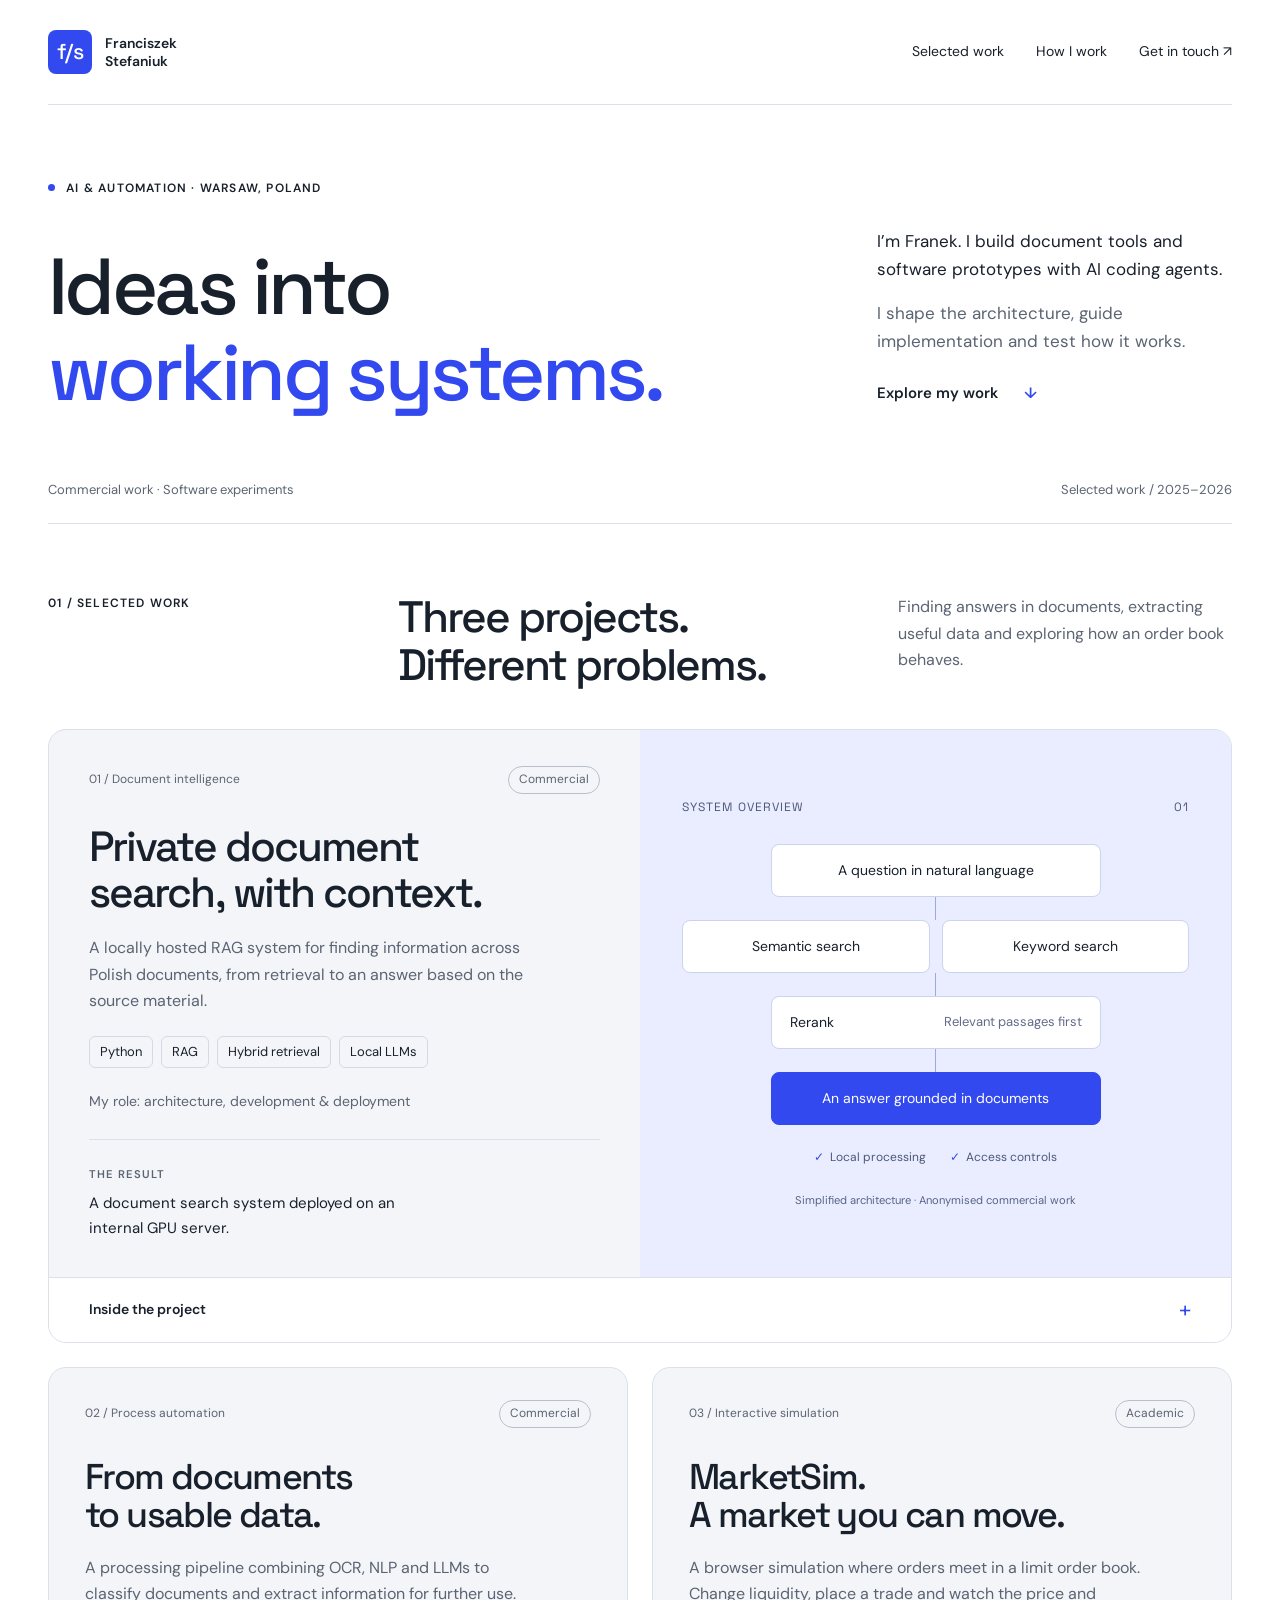
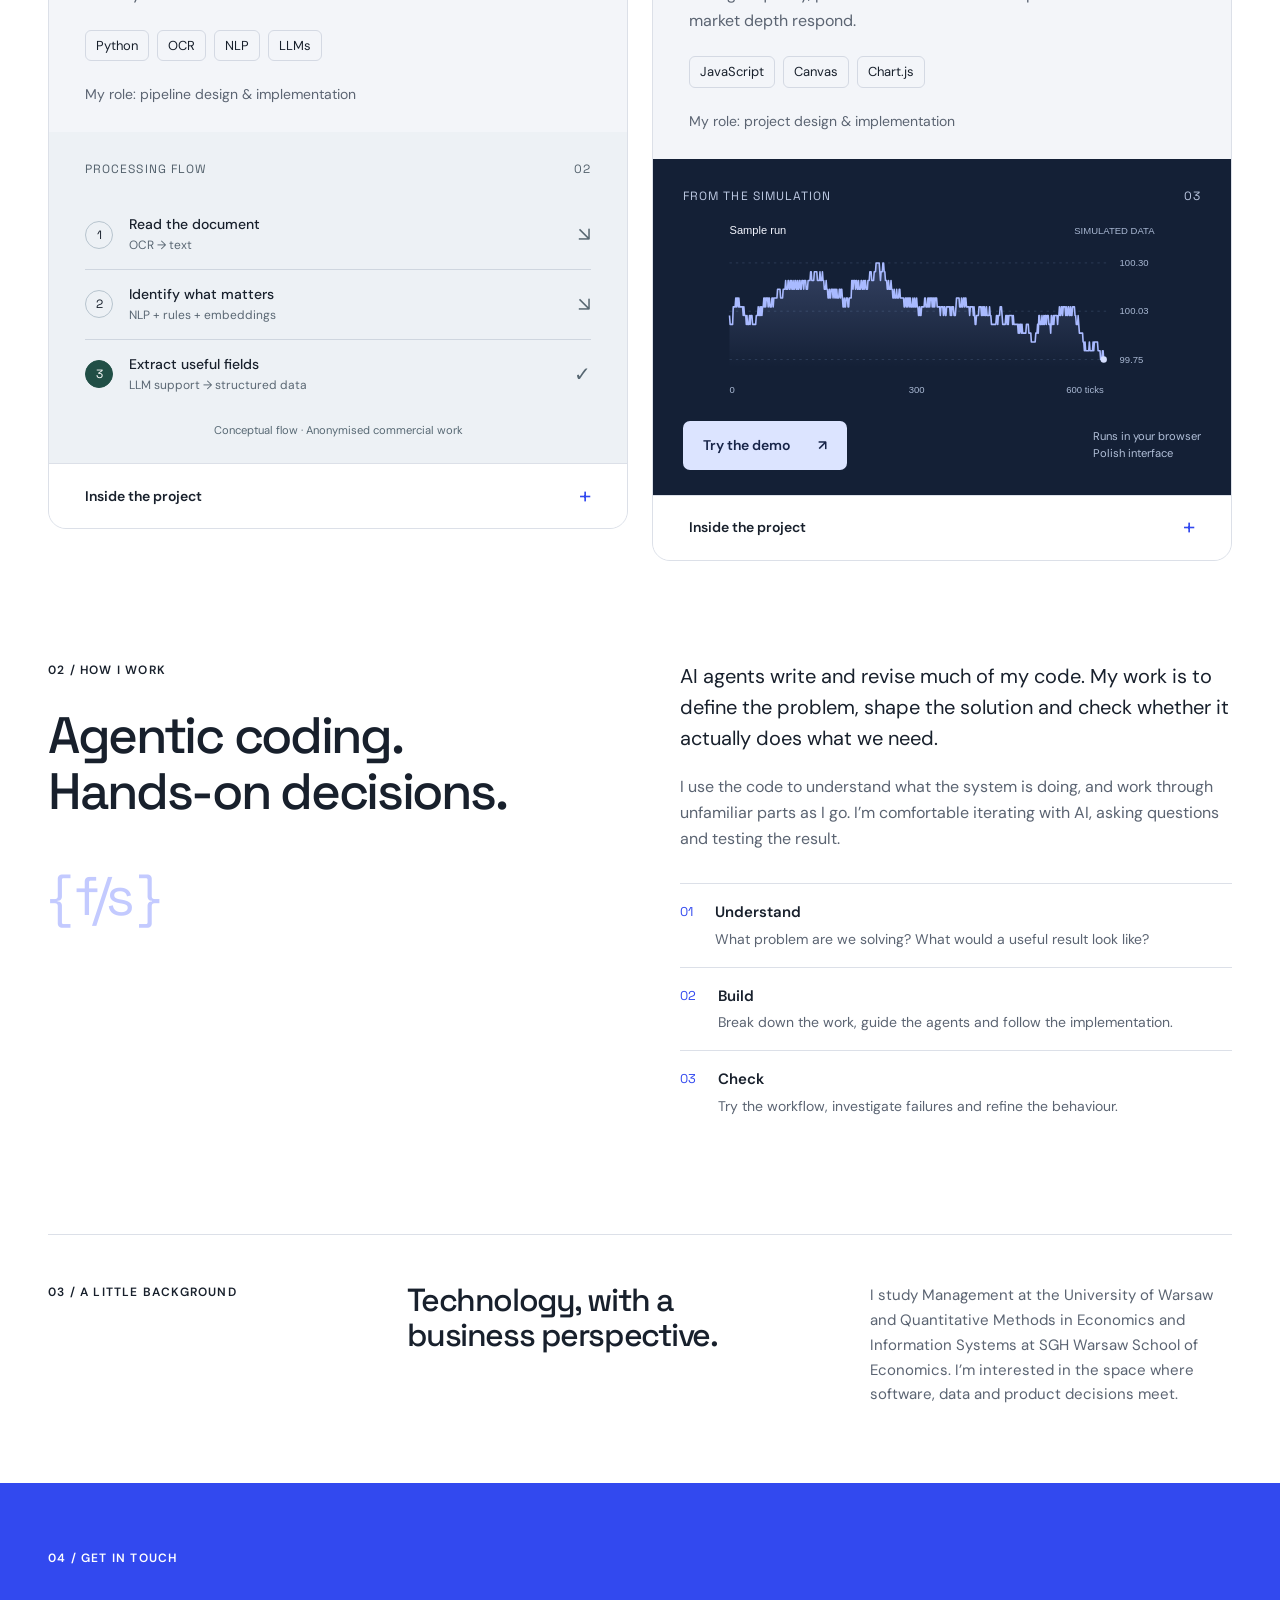
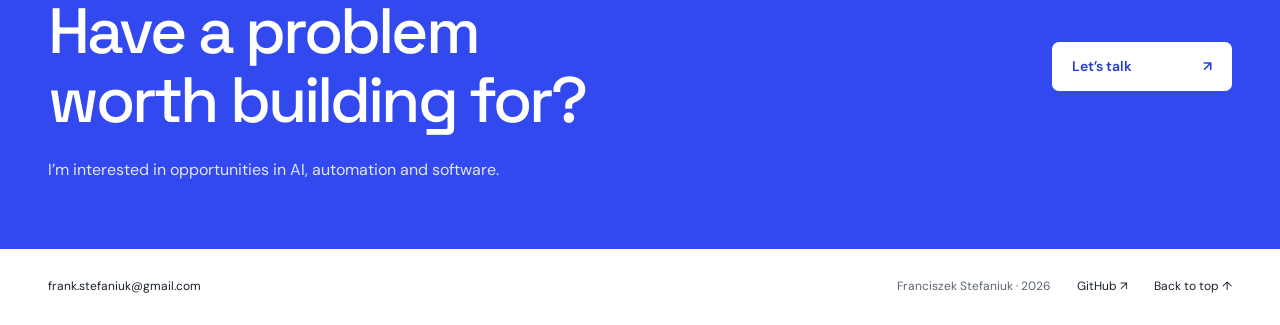
<file: index.html>
<!doctype html>
<html lang="en">
<head>
<meta charset="utf-8">
<meta name="viewport" content="width=device-width, initial-scale=1">
<meta name="description" content="Franciszek Stefaniuk builds AI document tools, automation and software prototypes. Explore selected commercial work and an interactive market simulation.">
<meta name="theme-color" content="#3249ef">
<meta property="og:type" content="website">
<meta property="og:title" content="Franciszek Stefaniuk | Selected work">
<meta property="og:description" content="Document intelligence, automation and software experiments. Built with AI agents and hands-on decisions.">
<title>Franciszek Stefaniuk | Selected work</title>
<link rel="icon" type="image/svg+xml" href="data:image/svg+xml,%3Csvg xmlns='http://www.w3.org/2000/svg' viewBox='0 0 32 32'%3E%3Crect width='32' height='32' rx='6' fill='%233249ef'/%3E%3Cpath d='M10 24V8h13v4h-9v3h7v4h-7v5z' fill='white'/%3E%3C/svg%3E">
<link rel="stylesheet" href="styles.css">
</head>
<body>
<a class="skip-link" href="#work">Skip to projects</a>
<header class="site-header wrap">
  <a class="brand" href="#top" aria-label="Franciszek Stefaniuk, home"><span class="brand-mark">f/s</span><span>Franciszek<br>Stefaniuk</span></a>
  <nav aria-label="Main navigation"><a href="#work">Selected work</a><a href="#approach">How I work</a><a href="#contact">Get in touch <span aria-hidden="true">↗</span></a></nav>
</header>
<main id="top">
  <section class="hero wrap" aria-labelledby="hero-title">
    <p class="eyebrow"><span class="blue-dot" aria-hidden="true"></span> AI & automation · Warsaw, Poland</p>
    <div class="hero-grid"><h1 id="hero-title">Ideas into<br><span>working systems.</span></h1><div class="hero-intro"><p>I’m Franek. I build document tools and software prototypes with AI coding agents.</p><p>I shape the architecture, guide implementation and test how it works.</p><a class="text-link" href="#work">Explore my work <span aria-hidden="true">↓</span></a></div></div>
    <div class="hero-bottom"><span>Commercial work · Software experiments</span><span>Selected work / 2025–2026</span></div>
  </section>
  <section class="work wrap" id="work" aria-labelledby="work-title">
    <div class="section-heading"><p class="eyebrow">01 / Selected work</p><h2 id="work-title">Three projects.<br>Different problems.</h2><p>Finding answers in documents, extracting useful data and exploring how an order book behaves.</p></div>
    <article class="project featured" id="document-search">
      <div class="project-copy">
        <div class="project-meta"><span>01 / Document intelligence</span><span class="tag">Commercial</span></div>
        <h3>Private document<br>search, with context.</h3>
        <p>A locally hosted RAG system for finding information across Polish documents, from retrieval to an answer based on the source material.</p>
        <div class="tech-list" aria-label="Technologies"><span>Python</span><span>RAG</span><span>Hybrid retrieval</span><span>Local LLMs</span></div>
        <p class="role-line">My role: architecture, development & deployment</p>
        <div class="project-outcome"><span class="outcome-label">The result</span><p>A document search system deployed on an internal GPU server.</p></div>
      </div>
      <div class="project-visual rag-visual" aria-label="Simplified retrieval architecture">
        <div class="visual-label">System overview <span>01</span></div>
        <div class="flow-node">A question in natural language</div><div class="flow-connector" aria-hidden="true"></div>
        <div class="flow-branches"><div class="flow-node">Semantic search</div><div class="flow-node">Keyword search</div></div><div class="flow-connector" aria-hidden="true"></div>
        <div class="flow-node rank-node"><span>Rerank</span><span>Relevant passages first</span></div><div class="flow-connector" aria-hidden="true"></div>
        <div class="flow-node answer-node">An answer grounded in documents</div>
        <div class="system-footnote"><span>Local processing</span><span>Access controls</span></div>
        <p class="visual-caption">Simplified architecture · Anonymised commercial work</p>
      </div>
      <details class="case-notes" id="rag-notes">
        <summary><span>Inside the project</span><span class="expand-icon" aria-hidden="true">+</span></summary>
        <div class="notes-grid">
          <div><h4>The problem</h4><p>Useful information was spread across Polish documents. The system needed to retrieve relevant passages and support questions about them while keeping processing within the organisation’s infrastructure.</p></div>
          <div><h4>What I worked on</h4><ul><li>Designed the architecture and developed the local RAG workflow.</li><li>Combined semantic and keyword retrieval with a reranking stage.</li><li>Worked on query routing, access permissions, authentication and audit logging.</li><li>Deployed the system on a GPU server and checked retrieval and answer behaviour.</li></ul></div>
          <div><h4>A key design decision</h4><p>Semantic search helps with meaning; keyword search helps with exact terms. Combining them, then reranking the results, gives the answer generation stage a more focused set of passages.</p></div>
          <div><h4>Project context</h4><p>Commercial implementation, 2025–2026. This overview describes my contribution at a high level. Client documents, source code and internal configuration are private.</p></div>
        </div>
      </details>
    </article>
    <div class="project-pair">
      <article class="project compact" id="document-processing">
        <div class="project-copy">
          <div class="project-meta"><span>02 / Process automation</span><span class="tag">Commercial</span></div>
          <h3>From documents<br>to usable data.</h3>
          <p>A processing pipeline combining OCR, NLP and LLMs to classify documents and extract information for further use.</p>
          <div class="tech-list" aria-label="Technologies"><span>Python</span><span>OCR</span><span>NLP</span><span>LLMs</span></div>
          <p class="role-line">My role: pipeline design & implementation</p>
        </div>
        <div class="ocr-visual" role="img" aria-label="Document processing: read documents with OCR, identify relevant content using NLP and rules, and extract structured fields with LLM support.">
          <div class="visual-label">Processing flow <span>02</span></div>
          <div class="processing-step"><span class="step-number">1</span><div><strong>Read the document</strong><span>OCR → text</span></div><span class="step-mark" aria-hidden="true">↘</span></div>
          <div class="processing-step"><span class="step-number">2</span><div><strong>Identify what matters</strong><span>NLP + rules + embeddings</span></div><span class="step-mark" aria-hidden="true">↘</span></div>
          <div class="processing-step final-step"><span class="step-number">3</span><div><strong>Extract useful fields</strong><span>LLM support → structured data</span></div><span class="step-mark" aria-hidden="true">✓</span></div>
          <p class="visual-caption">Conceptual flow · Anonymised commercial work</p>
        </div>
        <details class="case-notes">
          <summary><span>Inside the project</span><span class="expand-icon" aria-hidden="true">+</span></summary>
          <div class="notes-stack"><h4>The problem</h4><p>Documents arrive in different formats and layouts. The useful content needs to be recognised, classified and turned into fields that other parts of a workflow can use.</p><h4>What I worked on</h4><ul><li>Designed and implemented parts of the OCR, NLP and LLM processing flow.</li><li>Worked on classification and extraction using regular expressions, embeddings and language models.</li><li>Developed comparison logic and tested chatbot behaviour.</li><li>Collaborated with an architect, project manager and other developers.</li></ul><h4>A key design decision</h4><p>Different extraction problems call for different tools. The pipeline combined explicit rules for predictable patterns with NLP and LLM support for less regular text.</p><p class="context-note">Commercial team project, 2025. Client details and implementation materials are confidential.</p></div>
        </details>
      </article>
      <article class="project compact" id="market-sim">
        <div class="project-copy">
          <div class="project-meta"><span>03 / Interactive simulation</span><span class="tag">Academic</span></div>
          <h3>MarketSim.<br>A market you can move.</h3>
          <p>A browser simulation where orders meet in a limit order book. Change liquidity, place a trade and watch the price and market depth respond.</p>
          <div class="tech-list" aria-label="Technologies"><span>JavaScript</span><span>Canvas</span><span>Chart.js</span></div>
          <p class="role-line">My role: project design & implementation</p>
        </div>
        <div class="market-visual"><div class="visual-label">From the simulation <span>03</span></div><img src="assets/market-preview.svg" alt="Price movement from a reproducible sample run of the MarketSim engine over 600 simulation ticks." width="560" height="240" loading="lazy"><div class="market-actions"><a class="button button-light" href="demos/market-sim/market_simulation.html">Try the demo <span aria-hidden="true">↗</span></a><span>Runs in your browser<br>Polish interface</span></div></div>
        <details class="case-notes">
          <summary><span>Inside the project</span><span class="expand-icon" aria-hidden="true">+</span></summary>
          <div class="notes-stack"><h4>The idea</h4><p>Make market microstructure tangible. The simulation processes orders from different agents and builds the price history from trades.</p><h4>What the project includes</h4><ul><li>A limit order book and matching engine with market and limit orders.</li><li>A market maker, noise traders, trend followers and large orders.</li><li>Price charts, market depth and a liquidity heatmap.</li><li>Controls for liquidity, simulation speed and user orders.</li></ul><h4>How it is built</h4><p>The JavaScript is split into order book, matching, agent, simulation and rendering modules. The demo runs directly in the browser without a build step. Agent behaviour includes randomness; this is an educational model.</p><p class="context-note">Academic programming project. The live demo uses the public project code with portfolio navigation and responsive layout adjustments.</p><a class="text-link" href="https://github.com/theFishy-1/MarketSim" target="_blank" rel="noopener noreferrer">View source on GitHub <span aria-hidden="true">↗</span></a></div>
        </details>
      </article>
    </div>
  </section>
  <section class="approach wrap" id="approach" aria-labelledby="approach-title">
    <div class="approach-title"><p class="eyebrow">02 / How I work</p><h2 id="approach-title">Agentic coding.<br>Hands-on decisions.</h2><span class="approach-symbol" aria-hidden="true">{ f/s }</span></div>
    <div class="approach-copy"><p class="lead">AI agents write and revise much of my code. My work is to define the problem, shape the solution and check whether it actually does what we need.</p><p>I use the code to understand what the system is doing, and work through unfamiliar parts as I go. I’m comfortable iterating with AI, asking questions and testing the result.</p><div class="working-steps"><div><span>01</span><p><strong>Understand</strong>What problem are we solving? What would a useful result look like?</p></div><div><span>02</span><p><strong>Build</strong>Break down the work, guide the agents and follow the implementation.</p></div><div><span>03</span><p><strong>Check</strong>Try the workflow, investigate failures and refine the behaviour.</p></div></div></div>
  </section>
  <section class="background wrap" aria-labelledby="background-title"><p class="eyebrow">03 / A little background</p><div><h2 id="background-title">Technology, with a<br>business perspective.</h2><p>I study Management at the University of Warsaw and Quantitative Methods in Economics and Information Systems at SGH Warsaw School of Economics. I’m interested in the space where software, data and product decisions meet.</p></div></section>
  <section class="contact" id="contact" aria-labelledby="contact-title"><div class="wrap contact-inner"><div><p class="eyebrow">04 / Get in touch</p><h2 id="contact-title">Have a problem<br>worth building for?</h2><p>I’m interested in opportunities in AI, automation and software.</p></div><a class="button button-white" href="mailto:frank.stefaniuk@gmail.com">Let’s talk <span aria-hidden="true">↗</span></a></div></section>
</main>
<footer class="wrap"><a href="mailto:frank.stefaniuk@gmail.com">frank.stefaniuk@gmail.com</a><div><span>Franciszek Stefaniuk · 2026</span><a href="https://github.com/theFishy-1" target="_blank" rel="noopener noreferrer">GitHub <span aria-hidden="true">↗</span></a><a href="#top">Back to top <span aria-hidden="true">↑</span></a></div></footer>
</body>
</html>
</file>
<file: styles.css>
@import url('https://fonts.googleapis.com/css2?family=DM+Sans:wght@400;500;600;700&family=Space+Grotesk:wght@400;500;600;700&display=swap');
:root{color-scheme:light;--ink:#18202c;--muted:#5b6472;--blue:#3249ef;--line:#dce0e8;--paper:#fff;--soft:#f3f5f9;--radius:18px}
*{box-sizing:border-box}html{scroll-behavior:smooth;scroll-padding-top:2rem}body{margin:0;background:var(--paper);color:var(--ink);font-family:'DM Sans',Arial,sans-serif;font-size:1rem;line-height:1.65;-webkit-font-smoothing:antialiased}a{color:inherit;text-decoration:none}button{font:inherit}a:focus-visible,button:focus-visible,summary:focus-visible{outline:3px solid var(--blue);outline-offset:5px}::selection{background:#dfe4ff;color:#18202c}.wrap{width:min(1280px,calc(100% - 96px));margin-inline:auto}.skip-link{position:absolute;top:-100px;left:16px;background:white;padding:12px;z-index:20}.skip-link:focus{top:16px}
.site-header{display:flex;align-items:center;justify-content:space-between;gap:2rem;padding-block:30px;border-bottom:1px solid var(--line)}.brand{display:flex;align-items:center;gap:13px;font-size:.875rem;font-weight:600;line-height:1.3}.brand-mark{font-family:'Space Grotesk',sans-serif;background:var(--blue);color:white;border-radius:8px;display:grid;place-items:center;width:44px;height:44px;font-size:1.35rem;font-weight:500}nav{display:flex;gap:32px;font-size:.875rem}nav a{padding-block:10px}nav a:hover,footer a:hover{color:var(--blue)}
.hero{padding-top:74px}.eyebrow{text-transform:uppercase;font-size:.75rem;letter-spacing:.1em;font-weight:600;margin:0 0 28px}.blue-dot{display:inline-block;width:7px;height:7px;background:var(--blue);border-radius:50%;margin-right:7px;vertical-align:1px}.hero-grid{display:grid;grid-template-columns:1.6fr 1fr;gap:3rem;align-items:end}h1,h2,h3{font-family:'Space Grotesk',Arial,sans-serif;font-weight:500;line-height:1.08;letter-spacing:-.045em}h1{font-size:clamp(3rem,6.2vw,6rem);margin:0}h1 span{color:var(--blue)}.hero-intro{max-width:355px;justify-self:end}.hero-intro p{margin:0 0 16px;font-size:1.0625rem}.hero-intro p+p{color:var(--muted)}.text-link{display:inline-flex;gap:26px;align-items:center;font-weight:600;font-size:.9375rem;padding:10px 0}.text-link span{color:var(--blue);transition:transform .18s ease}.text-link:hover{color:var(--blue)}.text-link:hover span{transform:translate(2px,-2px)}.hero-bottom{display:flex;justify-content:space-between;gap:20px;border-bottom:1px solid var(--line);padding:47px 0 23px;margin-top:16px;color:var(--muted);font-size:.8125rem}
.work{padding-top:70px}.section-heading{display:grid;grid-template-columns:.95fr 1.4fr 1fr;gap:32px;align-items:start;margin-bottom:40px}.section-heading h2{font-size:2.75rem;margin:0}.section-heading>p:last-child{color:var(--muted);margin:0}.project{border-radius:var(--radius);overflow:hidden;border:1px solid var(--line);background:var(--soft);min-width:0}.featured{display:grid;grid-template-columns:1fr 1fr}.project-copy{padding:36px 40px}.project-meta{display:flex;justify-content:space-between;align-items:center;gap:12px;font-size:.75rem;color:var(--muted)}.tag{border:1px solid #b8c0cc;border-radius:30px;padding:3px 10px;white-space:nowrap}.project h3{font-size:clamp(2rem,3.3vw,2.7rem);margin:30px 0 20px}.project-copy>p{max-width:440px;color:var(--muted)}.tech-list{display:flex;flex-wrap:wrap;gap:8px;margin:22px 0}.tech-list span{padding:4px 10px;border:1px solid #d4d9e3;border-radius:6px;font-size:.8125rem}.role-line{font-size:.875rem;margin-bottom:0}.project-outcome{margin-top:26px;padding-top:20px;border-top:1px solid var(--line)}.outcome-label{font-size:.7rem;font-weight:600;text-transform:uppercase;letter-spacing:.09em;color:var(--muted)}.project-outcome p{margin:5px 0 0;max-width:350px;font-size:.9375rem}
.project-visual{padding:35px 42px;display:flex;flex-direction:column;align-items:center;justify-content:center}.rag-visual{background:#e9edff}.visual-label{width:100%;display:flex;justify-content:space-between;font-family:'Space Grotesk',sans-serif;font-size:.75rem;text-transform:uppercase;letter-spacing:.09em;color:#4d577a;margin-bottom:26px}.flow-node{padding:14px 18px;background:white;border:1px solid #ccd3ed;border-radius:8px;text-align:center;font-size:.875rem;width:100%;max-width:330px}.flow-connector{height:23px;width:1px;background:#9daada;flex-shrink:0}.flow-branches{display:grid;grid-template-columns:1fr 1fr;gap:12px;width:100%}.rank-node{display:flex;justify-content:space-between;gap:12px}.rank-node span+span{color:#626b89;font-size:.8125rem}.answer-node{background:var(--blue);color:white;border-color:var(--blue)}.system-footnote{display:flex;justify-content:center;gap:24px;font-size:.75rem;color:#4d577a;margin-top:23px}.system-footnote span::before{content:'✓';margin-right:6px;color:var(--blue)}.visual-caption{font-size:.7rem;color:#596487;margin:23px 0 0;text-align:center}
.case-notes{grid-column:1/-1;background:white;border-top:1px solid var(--line)}.case-notes summary{list-style:none;padding:20px 40px;cursor:pointer;display:flex;justify-content:space-between;align-items:center;font-size:.875rem;font-weight:600;min-height:64px;gap:16px}.case-notes summary::-webkit-details-marker{display:none}.case-notes summary:hover{color:var(--blue);background:#fbfcff}.expand-icon{font-size:1.4rem;color:var(--blue);line-height:1;font-weight:400;transition:transform .18s ease}.case-notes[open] .expand-icon{transform:rotate(45deg)}.case-notes[open] summary{border-bottom:1px solid var(--line)}.notes-grid{display:grid;grid-template-columns:1fr 1fr;gap:28px 48px;padding:30px 40px 38px}.notes-grid h4,.notes-stack h4{margin:0 0 10px;font-size:.9375rem;font-weight:600}.notes-grid p,.notes-stack p,.notes-grid ul,.notes-stack ul{margin:0;font-size:.9375rem;color:var(--muted)}.notes-grid ul,.notes-stack ul{padding-left:18px}.notes-grid li+li,.notes-stack li+li{margin-top:9px}.notes-stack{padding:28px 36px 34px}.notes-stack h4:not(:first-child){margin-top:28px}.notes-stack .context-note{margin-top:26px;padding-top:20px;border-top:1px solid var(--line);font-size:.8125rem}.notes-stack .text-link{margin-top:15px}
.project-pair{display:grid;grid-template-columns:1fr 1fr;align-items:start;gap:24px;margin-top:24px}.compact{display:flex;flex-direction:column}.compact .project-copy{padding:32px 36px 26px;min-height:354px}.compact h3{font-size:clamp(1.9rem,2.8vw,2.4rem)}.compact .project-copy>p{max-width:460px}.compact .case-notes summary{padding-inline:36px}.ocr-visual{padding:28px 36px 24px;background:#edf1f5;min-height:326px}.ocr-visual .visual-label{color:#53616c;margin-bottom:20px}.processing-step{display:flex;align-items:center;gap:16px;border-bottom:1px solid #cfd6df;padding:13px 0}.step-number{border:1px solid #b7c4ce;border-radius:50%;width:28px;height:28px;display:grid;place-items:center;font:.75rem 'Space Grotesk',sans-serif;flex-shrink:0}.processing-step>div{flex:1}.processing-step strong{display:block;font-size:.875rem;font-weight:500}.processing-step div>span{display:block;font-size:.75rem;color:#5b6874}.step-mark{color:#566671;font-size:1.25rem}.final-step{border-bottom:0}.final-step .step-number{background:#214f46;color:white;border-color:#214f46}.ocr-visual .visual-caption{color:#586974;margin-top:12px}
.market-visual{padding:28px 30px 25px;background:#142036;color:white;min-height:326px}.market-visual .visual-label{color:#bdc9e3;margin-bottom:10px}.market-visual img{display:block;width:100%;height:190px;object-fit:contain}.market-actions{display:flex;align-items:center;justify-content:space-between;gap:14px;margin-top:14px}.market-actions>span{color:#b1bfd8;font-size:.7rem;line-height:1.5}.button{display:inline-flex;align-items:center;justify-content:space-between;gap:28px;padding:13px 20px;border-radius:7px;font-size:.875rem;font-weight:600;transition:background .18s ease,transform .18s ease}.button:hover{transform:translateY(-2px)}.button-light{background:#dce4ff;color:#172448}.button-light:hover{background:white}
.approach{display:grid;grid-template-columns:1fr 1fr;gap:80px;padding-block:100px}.approach h2{font-size:clamp(2.5rem,4vw,3.5rem);margin:0}.approach-symbol{font:3.4rem 'Space Grotesk',sans-serif;letter-spacing:-.1em;color:#c3caff;display:inline-block;margin-top:42px}.approach-copy .lead{font-size:1.25rem;line-height:1.55;color:var(--ink);margin-top:0}.approach-copy>p{color:var(--muted)}.working-steps{margin-top:30px}.working-steps>div{display:flex;gap:22px;padding:16px 0;border-top:1px solid var(--line)}.working-steps>div>span{font:.8rem 'Space Grotesk',sans-serif;color:var(--blue);padding-top:3px}.working-steps p{margin:0;color:var(--muted);font-size:.875rem}.working-steps strong{display:block;color:var(--ink);font-size:.9375rem;font-weight:600;margin-bottom:3px}
.background{border-top:1px solid var(--line);padding-block:48px 76px;display:grid;grid-template-columns:.95fr 2.4fr;gap:32px}.background>div{display:grid;grid-template-columns:1.15fr 1fr;gap:48px}.background h2{font-size:2rem;margin:0}.background p:last-child{color:var(--muted);margin:0;font-size:.9375rem}.contact{background:var(--blue);color:white}.contact-inner{display:flex;justify-content:space-between;align-items:center;gap:40px;padding-block:66px}.contact h2{font-size:clamp(2.7rem,5vw,4.5rem);margin:0}.contact p:last-child{margin:22px 0 0;color:#e1e5ff}.button-white{background:white;color:#263dcc;min-width:180px}.button-white:hover{background:#e7ebff}.contact a:focus-visible{outline-color:white}
footer{padding-block:28px;display:flex;justify-content:space-between;gap:24px;font-size:.75rem}footer a{overflow-wrap:anywhere}footer>div{display:flex;gap:26px}footer>div>span{color:var(--muted)}
@media(min-width:1600px){.hero{padding-top:96px}.hero-bottom{padding-top:64px}}
@media(max-width:1050px){.wrap{width:calc(100% - 64px)}.hero-grid{gap:32px;grid-template-columns:1.5fr 1fr}.hero-intro p{font-size:1rem}.project-copy,.project-visual{padding:28px}.compact .project-copy{padding:28px;min-height:390px}.ocr-visual{padding-inline:28px}.market-visual{padding-inline:24px}.project-pair{gap:20px}.project-meta{font-size:.7rem}.compact .case-notes summary{padding-inline:28px}.approach{gap:48px}.background{grid-template-columns:1fr}.background>.eyebrow{margin-bottom:0}}
@media(max-width:800px){.wrap{width:calc(100% - 48px)}.hero-grid{grid-template-columns:1fr;gap:28px}h1{font-size:clamp(3.2rem,9vw,5.6rem)}.hero-intro{justify-self:start;max-width:560px}.hero{padding-top:48px}.section-heading{grid-template-columns:1fr 1fr}.section-heading .eyebrow{grid-column:1/-1;margin-bottom:0}.section-heading h2{font-size:2.4rem}.featured{grid-template-columns:1fr}.featured .project-copy{padding:32px}.featured h3{font-size:2.65rem}.featured .project-copy>p{max-width:580px}.rag-visual{padding:32px}.flow-branches{max-width:440px}.system-footnote{margin-top:20px}.notes-grid{padding-inline:32px;gap:28px}.project-pair{grid-template-columns:1fr;gap:24px}.compact .project-copy{min-height:0;padding:32px}.compact h3{font-size:2.4rem}.compact .case-notes summary{padding-inline:32px}.ocr-visual,.market-visual{padding-inline:32px}.market-visual img{height:235px}.market-actions{margin-top:10px}.approach{grid-template-columns:1fr;gap:32px;padding-block:70px}.approach-symbol{display:none}nav{gap:20px}footer{flex-direction:column;gap:12px}footer>div{justify-content:space-between;gap:16px;flex-wrap:wrap}}
@media(max-width:540px){.wrap{width:calc(100% - 36px)}.site-header{padding-block:18px;gap:14px}.brand{font-size:.75rem;gap:9px}.brand-mark{width:36px;height:36px;font-size:1.125rem}nav{gap:14px}nav a{font-size:.75rem}nav a:nth-child(2){display:none}h1{font-size:clamp(2.7rem,11.4vw,4rem)}.hero .eyebrow{font-size:.65rem}.hero-bottom{font-size:.75rem;flex-direction:column;gap:4px;padding-top:26px}.work{padding-top:40px}.section-heading{grid-template-columns:1fr;gap:20px}.section-heading h2{font-size:2.2rem}.project-meta{font-size:.65rem}.tag{padding-inline:8px}.featured .project-copy,.compact .project-copy,.project-visual{padding:26px 22px}.featured h3,.compact h3{font-size:2.1rem}.case-notes summary,.compact .case-notes summary{padding-inline:22px}.notes-grid{grid-template-columns:1fr;padding:26px 22px}.notes-stack{padding:26px 22px}.flow-node{font-size:.8125rem;padding-inline:10px}.rank-node span+span{font-size:.75rem}.visual-caption{font-size:.625rem}.ocr-visual,.market-visual{padding-inline:22px}.market-visual img{height:190px}.market-actions>span{font-size:.65rem}.approach{padding-block:55px}.approach h2{font-size:2.4rem}.approach-copy .lead{font-size:1.125rem}.background{padding-bottom:55px}.background>div{grid-template-columns:1fr;gap:24px}.contact-inner{flex-direction:column;align-items:flex-start;padding-block:48px;gap:30px}.contact h2{font-size:2.7rem}footer{padding-block:24px}footer>div>span{width:100%}}
@media(prefers-reduced-motion:reduce){html{scroll-behavior:auto}*,*::before,*::after{transition:none!important}}
</file>
